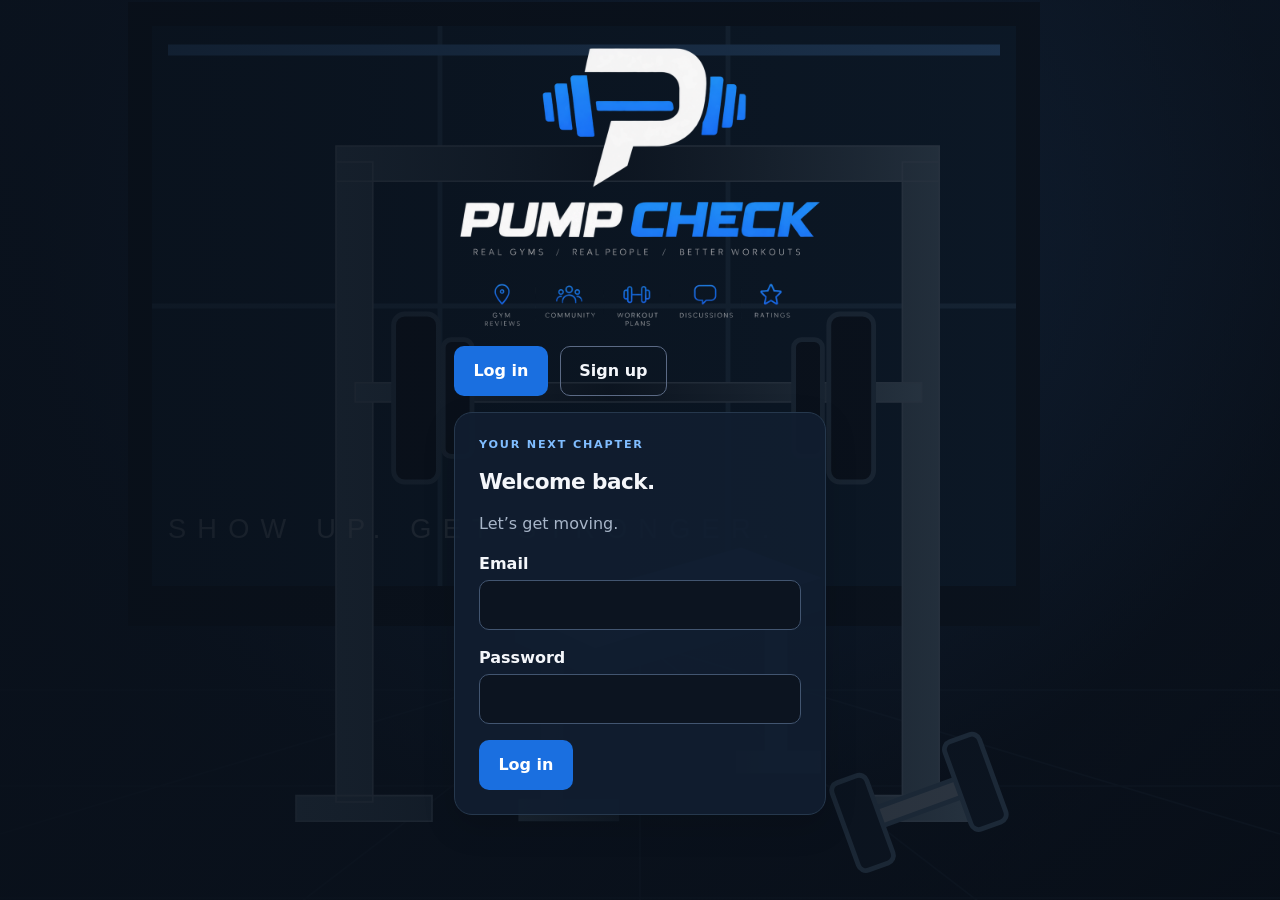
<file: frontend/index.html>
<!DOCTYPE html>
<html lang="en"><head><meta charset="UTF-8"><meta name="viewport" content="width=device-width, initial-scale=1">
<title>Home · Pump Check</title><link rel="stylesheet" href="css/styles.css?v=merged-5">
<link rel="icon" type="image/png" href="assets/favicon.png"></head>
<body><header id="navbar"></header><main id="main" class="container stack">
<div id="message" class="alert" hidden></div><section class="home-hero">
<div class="hero-copy"><p class="eyebrow">YOUR NEXT REP STARTS HERE</p>
<p id="welcome" class="hero-welcome">Welcome to Pump Check</p>
<h1>Small steps.<br>Stronger <span>you.</span></h1>
<p class="hero-description">Find your gym. Build your routine. Track the work.<br>Everything you need to keep moving forward.</p>
<div class="row hero-actions"><a class="btn" href="workouts.html">Log a workout <span aria-hidden="true">↗</span></a><a class="btn btn-secondary" href="gyms.html">Explore gyms</a></div>
<p class="hero-footnote"><span class="status-dot"></span> Your goals. Your pace.</p></div>
<div class="hero-visual"><img src="assets/training-room.svg?v=blue-2" alt="Illustration of a blue training room with a squat rack, blue bench, and dumbbell" width="800" height="700">
<div class="visual-tag"><span class="eyebrow">THE PLAN IS SIMPLE</span><strong>Show up for yourself.</strong></div></div>
</section>
<div class="section-heading"><div><p class="eyebrow">YOUR TRAINING TOOLKIT</p><h2>What are we working on?</h2></div><span class="muted">One place for your everyday progress.</span></div>
<div class="grid feature-grid"><a class="card feature-card" href="gyms.html"><div class="feature-top"><span class="feature-number">01</span><span class="feature-icon" aria-hidden="true">↗</span></div><h3>Find your space</h3><p>Explore gyms, check equipment, and hear from the community.</p><span class="feature-link">Let's go <span aria-hidden="true">↗</span></span></a><a class="card feature-card" href="workouts.html"><div class="feature-top"><span class="feature-number">02</span><span class="feature-icon" aria-hidden="true">＋</span></div><h3>Make every rep count</h3><p>Log your sets, reps, and weights. Keep showing up.</p><span class="feature-link">Let's go <span aria-hidden="true">↗</span></span></a><a class="card feature-card" href="plans.html"><div class="feature-top"><span class="feature-number">03</span><span class="feature-icon" aria-hidden="true">≡</span></div><h3>Train with a plan</h3><p>Build a routine that fits your goals and your gym.</p><span class="feature-link">Let's go <span aria-hidden="true">↗</span></span></a><a class="card feature-card" href="calories.html"><div class="feature-top"><span class="feature-number">04</span><span class="feature-icon" aria-hidden="true">◉</span></div><h3>Fuel your progress</h3><p>Find foods and keep your daily nutrition in view.</p><span class="feature-link">Let's go <span aria-hidden="true">↗</span></span></a><a class="card feature-card" href="community.html"><div class="feature-top"><span class="feature-number">05</span><span class="feature-icon" aria-hidden="true">↗</span></div><h3>Stronger together</h3><p>Discover workout plans and save your next favorite.</p><span class="feature-link">Let's go <span aria-hidden="true">↗</span></span></a><a class="card feature-card" href="account.html"><div class="feature-top"><span class="feature-number">06</span><span class="feature-icon" aria-hidden="true">⚙</span></div><h3>Make it yours</h3><p>Your profile, your settings, your fitness journey.</p><span class="feature-link">Let's go <span aria-hidden="true">↗</span></span></a></div><footer class="site-footer"><span>PUMP CHECK</span><span>Built for real people. One workout at a time.</span></footer></main>
<script type="module" src="js/home.js?v=merged-5"></script></body></html>
</file>
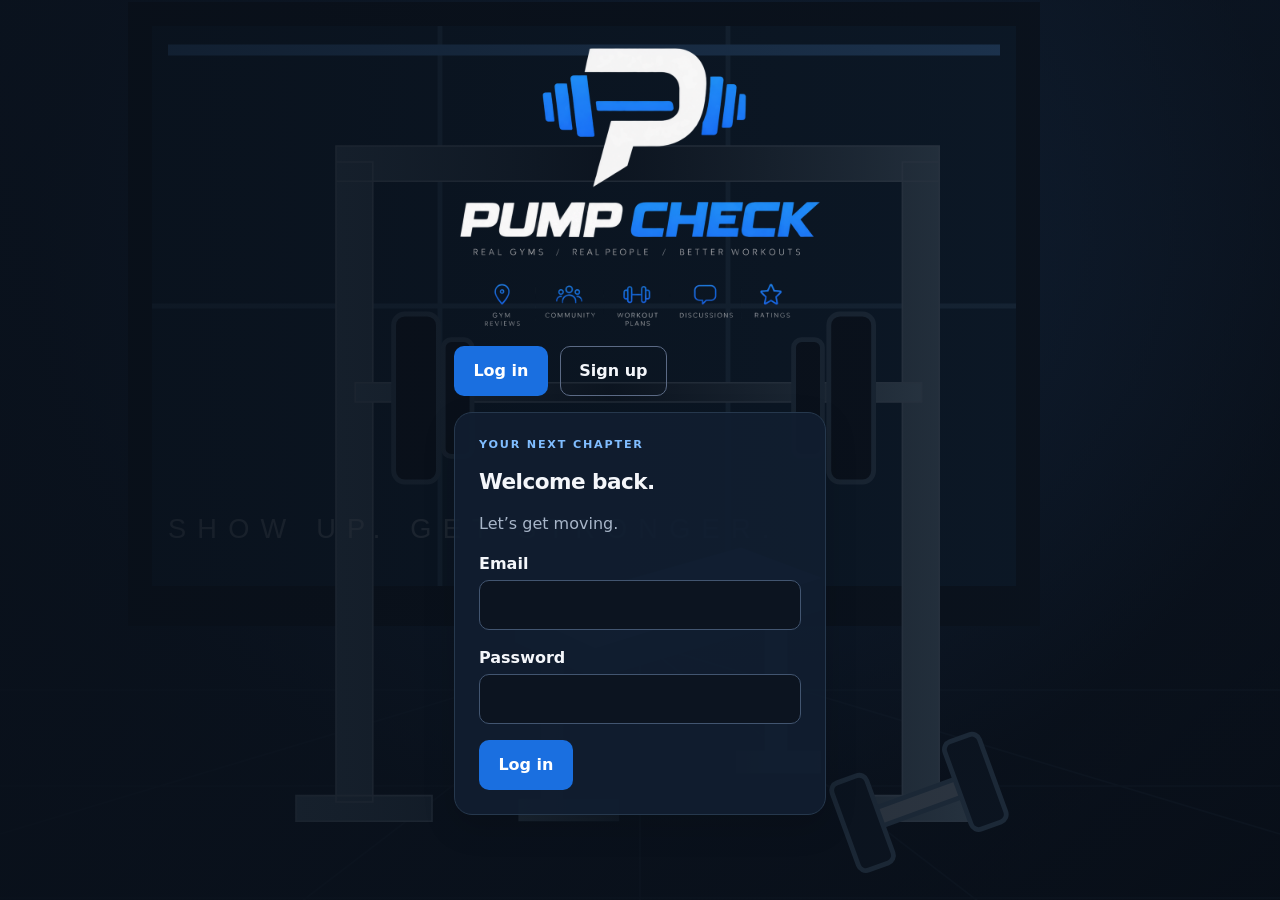
<file: frontend/account.html>
<!DOCTYPE html>
<html lang="en"><head><meta charset="UTF-8"><meta name="viewport" content="width=device-width, initial-scale=1">
<title>Account · Pump Check</title><link rel="stylesheet" href="css/styles.css?v=merged-5">
<link rel="icon" type="image/png" href="assets/favicon.png"></head>
<body class="page-account"><header id="navbar"></header><main id="main" class="container stack">
<div id="message" class="alert" hidden></div><section class="page-intro"><div><p class="eyebrow">YOUR OWN CORNER</p><h1>Account settings</h1><p class="intro-description">A few personal details. A space that feels like you.</p></div><img src="assets/account-art.svg" alt="" width="160" height="160"></section>
<section class="card"><h2>Profile</h2><p id="account-email" class="muted">Loading account…</p>
<form id="profile-form" class="stack">
<div><label for="username">Username</label><input id="username" required maxlength="50" autocomplete="username"></div>
<button class="btn" type="submit" id="save-profile" disabled>Save username</button></form></section>
<section class="card"><h2>Change password</h2>
<p class="hint">Use at least 8 characters. Your current password is required.</p>
<form id="password-form" class="stack">
<div><label for="current-password">Current password</label><input id="current-password" type="password" required maxlength="1024" autocomplete="current-password"></div>
<div><label for="new-password">New password</label><input id="new-password" type="password" required minlength="8" maxlength="1024" autocomplete="new-password"></div>
<div><label for="confirm-password">Confirm new password</label><input id="confirm-password" type="password" required minlength="8" maxlength="1024" autocomplete="new-password"></div>
<button class="btn" type="submit">Change password</button></form></section>
<section class="card"><h2>Feedback &amp; account deletion</h2><p>To request account deletion or share feedback, email <a href="mailto:mkjurks@gmail.com">mkjurks@gmail.com</a>.</p></section></main>
<script type="module" src="js/account.js?v=merged-5"></script></body></html>
</file>
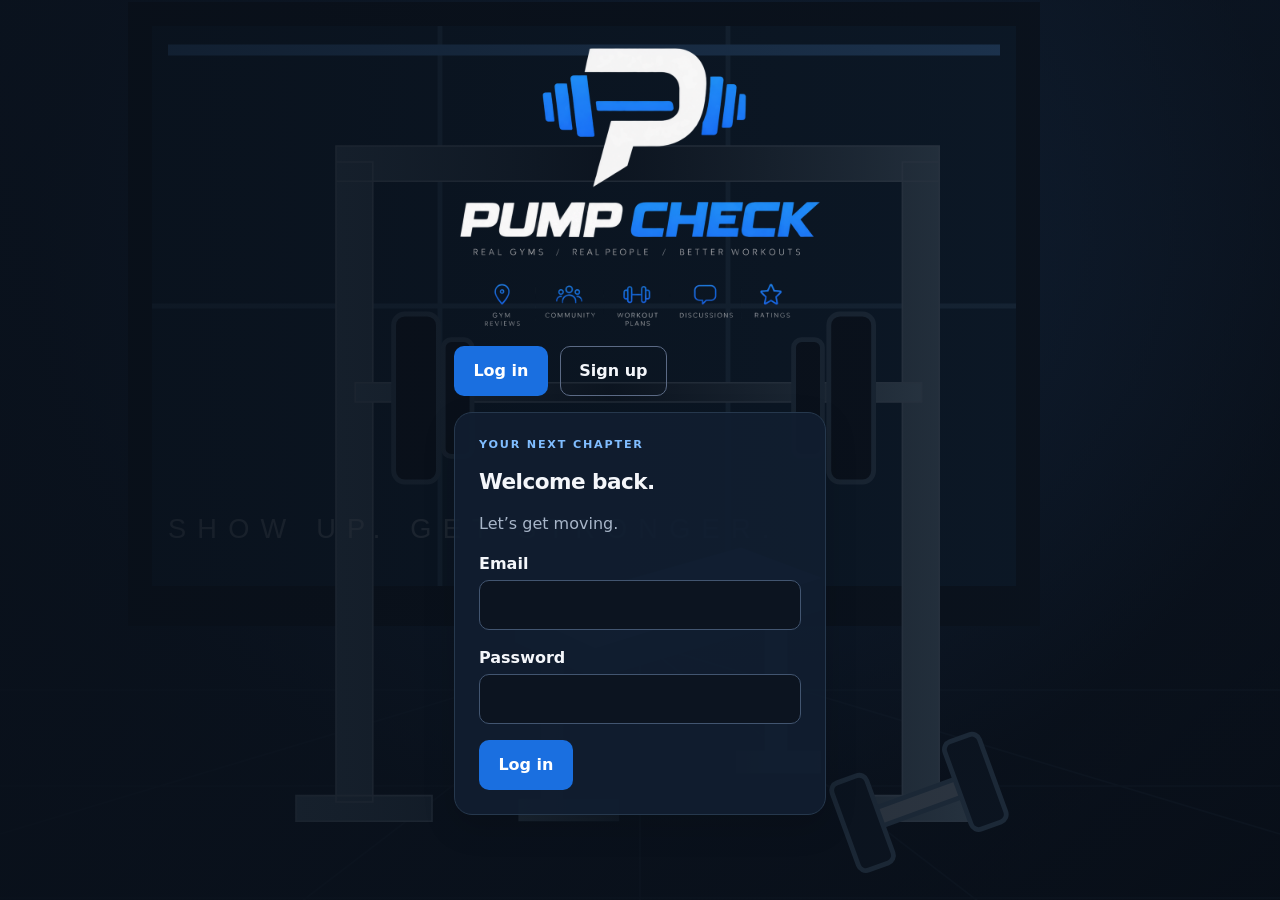
<file: frontend/calories.html>
<!DOCTYPE html>
<html lang="en">
<head>
  <meta charset="UTF-8">
  <meta name="viewport" content="width=device-width, initial-scale=1">
  <title>Calories · Pump Check</title>
  <link rel="stylesheet" href="css/styles.css?v=merged-5">
  <link rel="icon" type="image/png" href="assets/favicon.png">
</head>
<body class="page-calories">
  <header id="navbar"></header>

  <main id="main" class="container stack">
    <section class="page-intro"><div><p class="eyebrow">FUEL YOUR DAY</p><h1>Calorie tracker</h1><p class="intro-description">Keep your food and daily totals together, one meal at a time.</p></div><img src="assets/calories-art.svg" alt="" width="160" height="160"></section>

    <div id="message" class="alert" hidden></div>
    <div id="cache-banner" class="alert alert-error" role="status" hidden>
      Search temporarily unavailable; showing cached results only.
    </div>

    <section class="card" aria-labelledby="day-heading">
      <div class="row" style="justify-content: space-between;">
        <h2 id="day-heading">Daily log</h2>
        <div>
          <label for="log-date">Date</label>
          <input id="log-date" type="date">
        </div>
      </div>
      <p class="muted"><span class="total-label">DAILY TOTAL</span> <strong id="daily-total" style="color: var(--text);">0</strong> kcal</p>
      <p id="empty" class="muted empty-state" hidden>Nothing logged for this day.</p>
      <div class="table-wrap">
        <table id="entries-table" hidden>
          <thead>
            <tr>
              <th scope="col">Food</th>
              <th scope="col">Portion</th>
              <th scope="col">Calories</th>
              <th scope="col"><span class="visually-hidden">Actions</span></th>
            </tr>
          </thead>
          <tbody id="entries-body"></tbody>
        </table>
      </div>
    </section>

    <section class="card" aria-labelledby="add-heading">
      <h2 id="add-heading">Add food</h2>
      <form id="search-form" class="row" novalidate>
        <div class="grow">
          <label for="food-query">Search foods</label>
          <input id="food-query" type="search" autocomplete="off" aria-describedby="food-search-hint" maxlength="200" placeholder="e.g. chicken breast">
        </div>
        <button class="btn" type="submit">Search</button>
      </form>
      <p id="food-search-hint" class="hint">Type at least 3 letters for food suggestions.</p>
      <p id="search-status" class="hint" aria-live="polite"></p>
      <ul id="food-results" class="list"></ul>

      <form id="log-form" novalidate hidden style="margin-top: 1rem;">
        <h3 id="selected-food"></h3>
        <p id="selected-ref" class="hint"></p>
        <div class="row">
          <div>
            <label for="portion">Portion</label>
            <input id="portion" type="number" min="0" step="any" inputmode="decimal" required>
          </div>
          <div>
            <label for="portion-unit">Unit</label>
            <select id="portion-unit">
              <option value="g" selected>g</option>
              <option value="oz">oz</option>
              <option value="cup">cup</option>
              <option value="serving">serving</option>
            </select>
          </div>
          <button class="btn" type="submit">Log food</button>
          <button id="cancel-food" class="btn btn-secondary" type="button">Cancel</button>
        </div>
        <p class="hint">Cups and servings only work for foods that have a known gram weight. If you get an error, use g or oz.</p>
      </form>
    </section>
        <p class="muted small">
      Nutrition data: U.S. Department of Agriculture, Agricultural Research Service,
      <a href="https://fdc.nal.usda.gov/" target="_blank" rel="noopener">FoodData Central<span class="visually-hidden"> (opens in a new tab)</span></a>.
      Calorie values are estimates and not medical advice.
    </p>
  </main>

  <script type="module" src="js/calories.js?v=merged-5"></script>
</body>
</html>
</file>
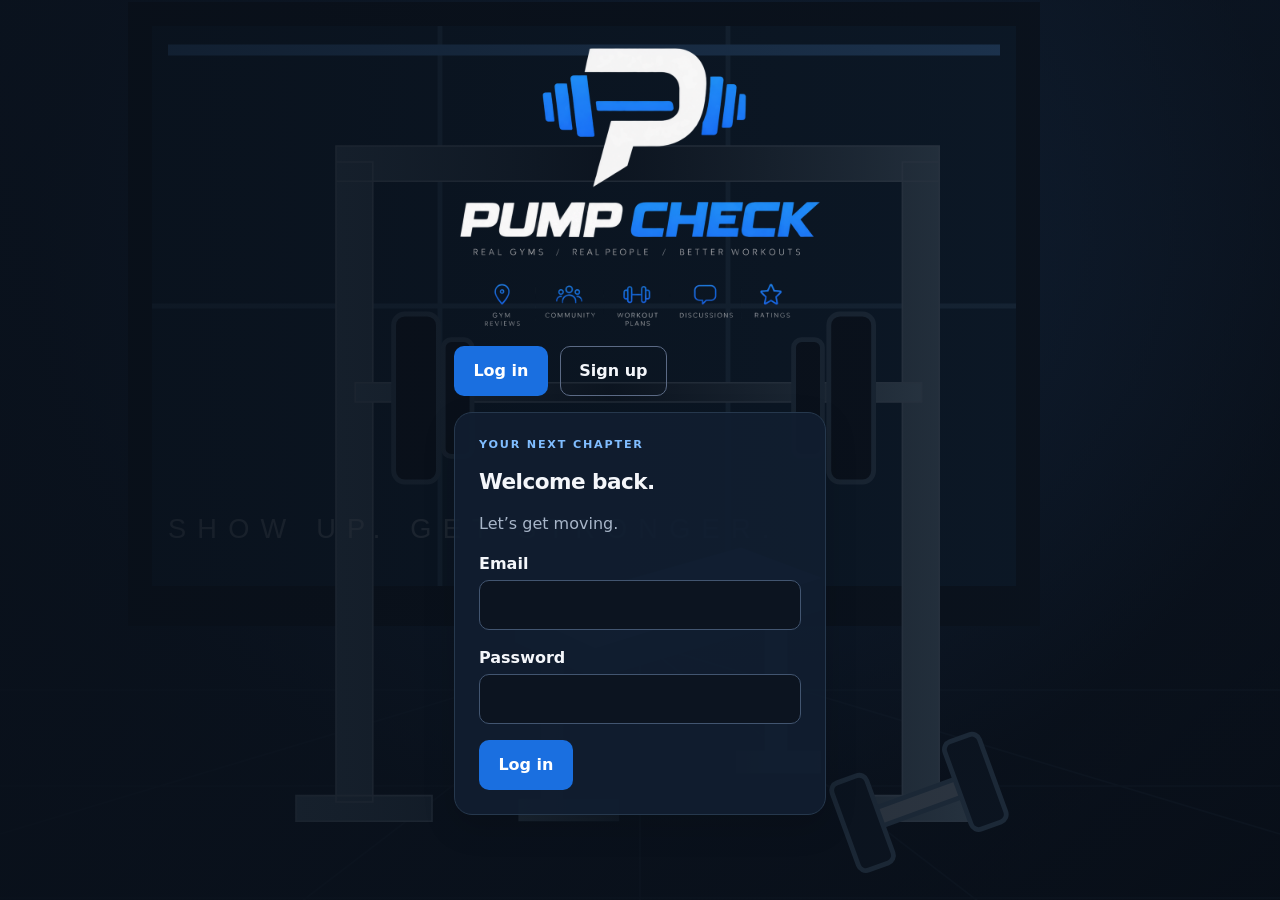
<file: frontend/community.html>
<!DOCTYPE html>
<html lang="en">
<head>
  <meta charset="UTF-8">
  <meta name="viewport" content="width=device-width, initial-scale=1">
  <title>Community plans · Pump Check</title>
  <link rel="stylesheet" href="css/styles.css?v=merged-5">
  <link rel="icon" type="image/png" href="assets/favicon.png">
</head>
<body class="page-community">
  <header id="navbar"></header>

  <main id="main" class="container stack">
    <section class="page-intro"><div><p class="eyebrow">TRAIN BETTER, TOGETHER</p><h1>Community plans</h1><p class="intro-description">Find inspiration, discover routines, and save plans worth trying.</p></div><img src="assets/community-art.svg" alt="" width="160" height="160"></section>

    <div class="row view-tabs" role="group" aria-label="Choose a view">
      <button id="tab-browse" class="btn" type="button" aria-pressed="true">Browse</button>
      <button id="tab-recommended" class="btn btn-secondary" type="button" aria-pressed="false">Recommendations</button>
      <button id="tab-saved" class="btn btn-secondary" type="button" aria-pressed="false">Saved plans</button>
    </div>

    <div id="message" class="alert" hidden></div>

    <p id="recommendation-hint" class="hint" hidden>Choose a goal or muscle group to find matching public plans and your own plans. Suggestions use these filters, not AI.</p>

    <form id="filter-form" class="card" novalidate>
      <div class="row">
        <div>
          <label for="goal">Goal</label>
          <select id="goal">
            <option value="">Any goal</option>
            <option value="muscle_gain">Muscle gain</option>
            <option value="strength">Strength</option>
            <option value="fat_loss">Fat loss</option>
            <option value="endurance">Endurance</option>
            <option value="general_fitness">General fitness</option>
          </select>
        </div>
        <div class="grow">
          <label for="muscle-group">Muscle group</label>
          <input id="muscle-group" type="text" maxlength="200" placeholder="e.g. legs, chest">
        </div>
        <button class="btn" type="submit">Filter</button>
        <button id="clear-filter" class="btn btn-secondary" type="button">Clear</button>
      </div>
    </form>

    <p id="empty" class="muted empty-state" hidden></p>
    <div id="plans" class="grid"></div>
    <div class="row" style="justify-content: center;">
      <button id="load-more" class="btn btn-secondary" type="button" hidden>Load more</button>
    </div>
    
  </main>

  <script type="module" src="js/community.js?v=merged-5"></script>
</body>
</html>
</file>
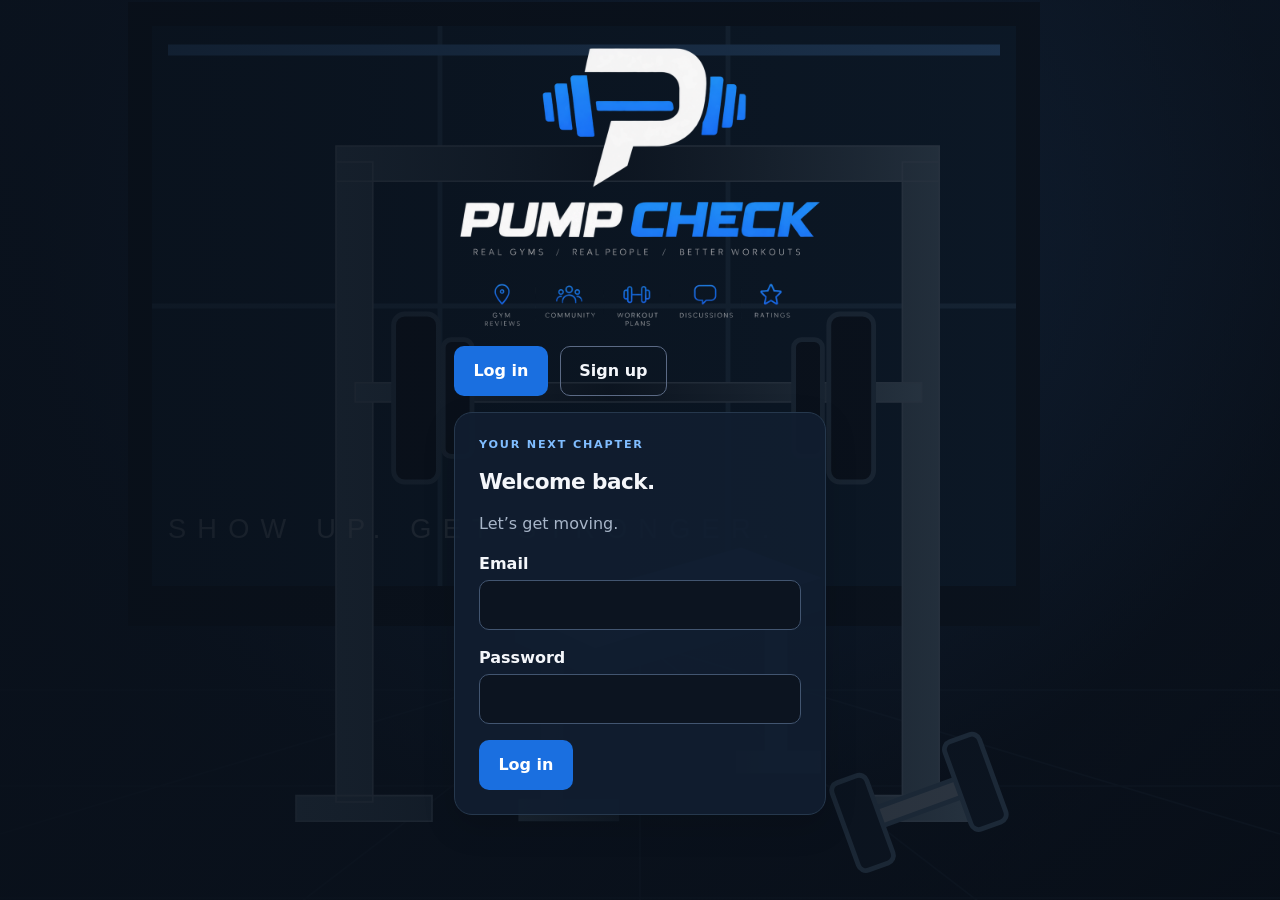
<file: frontend/gym-detail.html>
<!DOCTYPE html>
<html lang="en">
<head>
  <meta charset="UTF-8">
  <meta name="viewport" content="width=device-width, initial-scale=1">
  <title>Gym · Pump Check</title>
  <link rel="stylesheet" href="css/styles.css?v=merged-5">
  <link rel="icon" type="image/png" href="assets/favicon.png">
</head>
<body class="page-gym-detail">
  <header id="navbar"></header>

  <main id="main" class="container stack">
    <p><a href="gyms.html">← Back to search</a></p>

    <div id="message" class="alert" hidden></div>

    <section class="card gym-summary" aria-labelledby="gym-name"><p class="eyebrow">YOUR NEXT TRAINING SPOT</p><img src="assets/gyms-art.svg" alt="" width="120" height="120">
      <h1 id="gym-name">Loading…</h1>
      <p id="gym-address" class="muted"></p>
      <p id="gym-rating"></p>
    </section>

    <div class="grid">
      <section class="card" aria-labelledby="equipment-heading">
        <h2 id="equipment-heading">Equipment</h2>
        <ul id="equipment-list" class="list"></ul>
        <form id="equipment-form" class="stack">
          <h3>Add or update equipment</h3>
          <p class="hint">Use the same equipment name as your workout plan. An existing name updates its report.</p>
          <div><label for="equipment-name">Equipment name</label>
            <input id="equipment-name" maxlength="200" required placeholder="e.g. squat rack"></div>
          <div><label for="equipment-availability">Availability</label>
            <select id="equipment-availability"><option value="unconfirmed">Not confirmed</option><option value="available">Available</option><option value="unavailable">Unavailable</option></select></div>
          <div><label for="equipment-condition">Condition</label>
            <select id="equipment-condition" required><option value="">Choose condition</option><option value="good">Good</option><option value="fair">Fair</option><option value="worn">Worn</option><option value="broken">Broken</option></select></div>
          <button class="btn" type="submit">Save equipment report</button>
        </form>
      </section>
      <section class="card" aria-labelledby="busy-heading">
        <h2 id="busy-heading">Busy hours</h2>
        <ul id="busy-list" class="list"></ul>
      </section>
    </div>

    <section class="card" aria-labelledby="compatibility-heading">
      <h2 id="compatibility-heading">Will my plan work here?</h2>
      <p class="hint">Checks reported equipment. Missing reports mean unconfirmed, not necessarily unavailable.</p>
      <form id="compatibility-form" class="row">
        <div class="grow"><label for="compatibility-plan">Your workout plan</label>
          <select id="compatibility-plan" required><option value="">Loading plans…</option></select></div>
        <button class="btn" type="submit" id="check-plan" disabled>Check plan</button>
      </form>
      <p id="compatibility-status" role="status"></p>
      <ul id="compatibility-results" class="list"></ul>
      <p><a href="plans.html">Create or edit a workout plan</a></p>
    </section>

    <section class="card" aria-labelledby="write-heading">
      <form id="review-form" novalidate>
        <h2 id="write-heading">Write a review</h2>

        <fieldset class="rating-options">
          <legend>Rating</legend>
          <label><input type="radio" name="rating" value="1"> 1 ★</label>
          <label><input type="radio" name="rating" value="2"> 2 ★</label>
          <label><input type="radio" name="rating" value="3"> 3 ★</label>
          <label><input type="radio" name="rating" value="4"> 4 ★</label>
          <label><input type="radio" name="rating" value="5"> 5 ★</label>
        </fieldset>

        <div class="field">
          <label for="review-text">Your review (optional)</label>
          <textarea id="review-text" maxlength="1000"></textarea>
          <p id="char-count" class="hint" aria-live="polite">0 / 1000</p>
        </div>

        <div class="field">
          <label for="busy-hours">When is it busy? (optional)</label>
          <input id="busy-hours" type="text" maxlength="100" placeholder="e.g. 5pm-8pm on weekdays">
        </div>
          <div class="field">
          <label for="photo">Photo (optional)</label>
          <input id="photo" type="file" accept="image/jpeg,image/png">
          <p id="photo-status" class="hint" aria-live="polite">JPG or PNG. It is shrunk to under 500 KB before upload.</p>
          <img id="photo-preview" class="review-photo" alt="Preview of the photo you chose" hidden>
          <button id="photo-remove" class="btn btn-secondary btn-small" type="button" hidden style="margin-top: 0.5rem;">Remove photo</button>
        </div>
        <button class="btn" type="submit">Post review</button>
      </form>
    </section>

    <section aria-labelledby="reviews-heading" class="stack">
      <h2 id="reviews-heading">Reviews</h2>
      <p id="review-count" class="muted" aria-live="polite"></p>
      <div id="reviews" class="stack"></div>
      <button id="load-more" class="btn btn-secondary" type="button" hidden>Load more reviews</button>
    </section>
  </main>

  <dialog id="report-dialog" aria-labelledby="report-title">
    <form id="report-form" novalidate>
      <h2 id="report-title">Report this review</h2>
      <p class="muted small">Tell us why it is fake, spam, or inappropriate.</p>
      <div class="field">
        <label for="report-reason">Reason</label>
        <textarea id="report-reason" maxlength="1000"></textarea>
      </div>
      <p id="report-error" class="alert alert-error" role="alert" hidden></p>
      <div class="row">
        <button id="report-cancel" class="btn btn-secondary" type="button">Cancel</button>
        <button class="btn btn-danger" type="submit">Send report</button>
      </div>
    </form>
  </dialog>

  <script type="module" src="js/gym-detail.js?v=merged-5"></script>
</body>
</html>
</file>
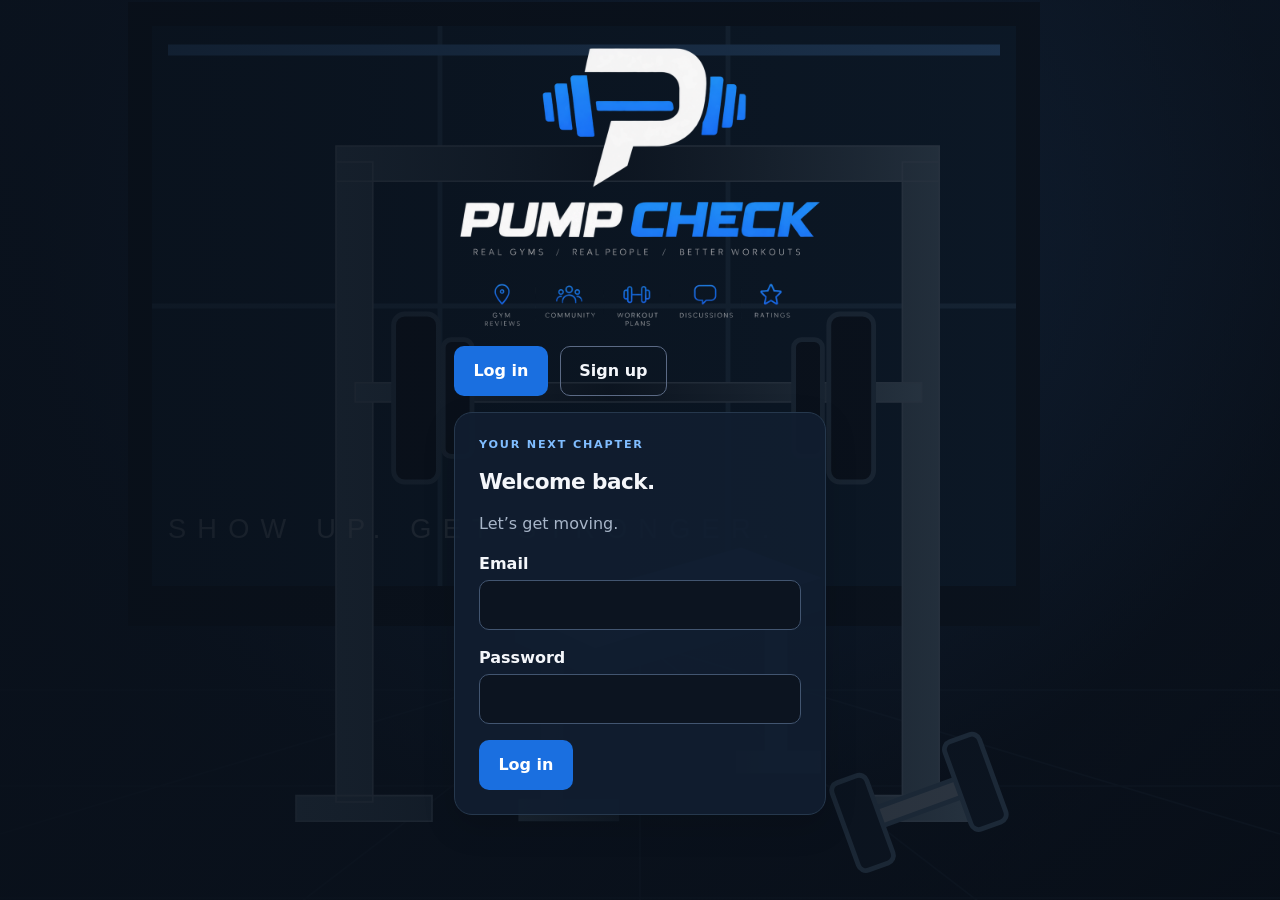
<file: frontend/gyms.html>
<!DOCTYPE html>
<html lang="en">
<head>
  <meta charset="UTF-8">
  <meta name="viewport" content="width=device-width, initial-scale=1">
  <title>Find a gym · Pump Check</title>
  <link rel="stylesheet" href="css/styles.css?v=merged-5">
  <link rel="icon" type="image/png" href="assets/favicon.png">
</head>
<body class="page-gyms">
  <header id="navbar"></header>

  <main id="main" class="container stack">
    <section class="page-intro"><div><p class="eyebrow">FIND YOUR SPACE</p><h1>Find a gym</h1><p class="intro-description">A great workout starts with the right place. Explore gyms and their equipment.</p></div><img src="assets/gyms-art.svg" alt="" width="160" height="160"></section>

    <div id="message" class="alert" hidden></div>

    <form id="search-form" class="card" novalidate>
      <h2>Where do you want to train?</h2><div class="row">
        <div class="grow">
          <label for="query">Gym name or location</label>
          <input id="query" type="search" maxlength="200" placeholder="e.g. San Jose or Planet Fitness">
        </div>
        <button class="btn" type="submit">Search</button>
      </div>

      <div class="row" style="margin-top: 1rem;">
        <div class="grow">
          <label for="equipment">Equipment (optional)</label>
          <input id="equipment" type="text" maxlength="200" placeholder="squat rack, leg press">
        </div>
        <div>
          <label for="radius">Distance</label>
          <select id="radius">
            <option value="8">5 miles</option>
            <option value="16" selected>10 miles</option>
            <option value="32">20 miles</option>
          </select>
        </div>
        <button id="near-me" class="btn btn-secondary" type="button">Use my location</button>
      </div>
      <p class="hint">Separate equipment with commas. Only gyms that have all of it are shown.</p>
      <p id="location-status" class="hint" aria-live="polite"></p>
    </form>

    <section aria-labelledby="results-heading">
      <h2 id="results-heading">Results</h2>
      <p id="result-count" class="muted" aria-live="polite"></p>
      <div id="results" class="grid"></div>
    </section>
  </main>

  <script type="module" src="js/gyms.js?v=merged-5"></script>
</body>
</html>
</file>
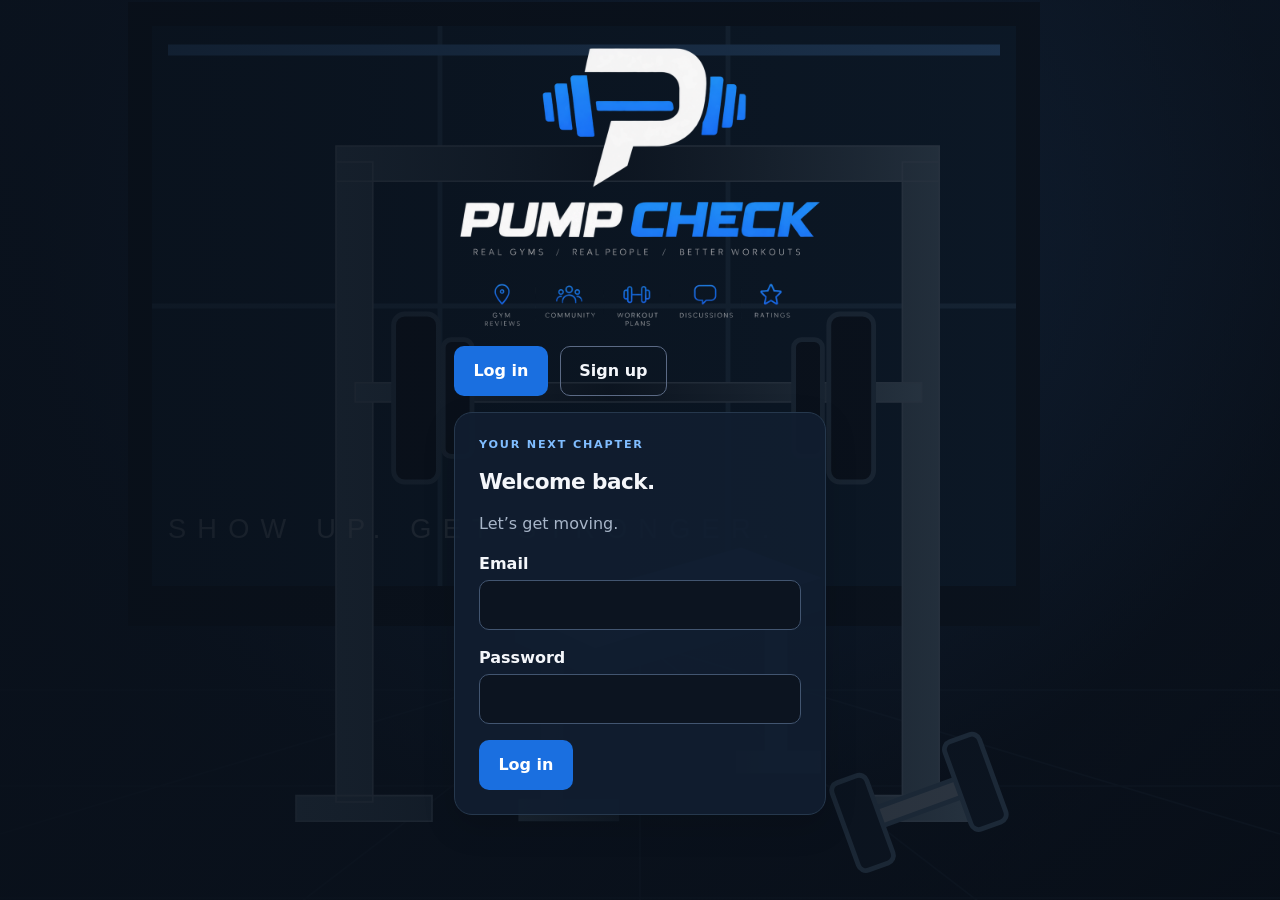
<file: frontend/login.html>
<!DOCTYPE html>
<html lang="en">
<head>
  <meta charset="UTF-8">
  <meta name="viewport" content="width=device-width, initial-scale=1">
  <title>Log in · Pump Check</title>
  <link rel="stylesheet" href="css/styles.css?v=merged-5">
  <link rel="icon" type="image/png" href="assets/favicon.png">
</head>
<body class="login-page">
  <main id="main" class="container" style="max-width: 420px;">
    <h1 class="visually-hidden">Pump Check</h1>
    <img class="logo-hero" src="assets/logo.png"
         alt="Pump Check: real gyms, real people, better workouts">

    <div class="row" role="group" aria-label="Choose log in or sign up">
      <button id="show-login" class="btn" type="button" aria-pressed="true">Log in</button>
      <button id="show-register" class="btn btn-secondary" type="button" aria-pressed="false">Sign up</button>
    </div>

    <div id="message" class="alert" hidden></div>

    <section class="card" style="margin-top: 1rem;">
      <form id="login-form" novalidate>
        <p class="eyebrow">YOUR NEXT CHAPTER</p><h2>Welcome back.</h2><p class="muted">Let’s get moving.</p>
        <div class="field">
          <label for="login-email">Email</label>
          <input id="login-email" type="email" autocomplete="email" required>
        </div>
        <div class="field">
          <label for="login-password">Password</label>
          <input id="login-password" type="password" autocomplete="current-password" required>
        </div>
        <button class="btn" type="submit">Log in</button>
      </form>

      <form id="register-form" novalidate hidden>
        <p class="eyebrow">LET’S GET STARTED</p><h2>Your journey starts here.</h2><p class="muted">A gym, a plan, and a little consistency.</p>
        <div class="field">
          <label for="register-email">Email</label>
          <input id="register-email" type="email" autocomplete="email" required>
        </div>
        <div class="field">
          <label for="register-username">Username</label>
          <input id="register-username" type="text" maxlength="50" autocomplete="username" required>
          <p class="hint">Up to 50 characters. Other users will see this on your reviews.</p>
        </div>
        <div class="field">
          <label for="register-password">Password</label>
          <input id="register-password" type="password" autocomplete="new-password" required>
          <p class="hint">At least 8 characters.</p>
        </div>
                <div class="field">
          <label style="display: flex; gap: 0.6rem; align-items: flex-start; font-weight: 400;">
            <input id="register-agree" type="checkbox" style="width: auto; margin-top: 0.3rem;">
            <span>I am 13 or older and agree to the
              <a href="terms.html" target="_blank" rel="noopener">Terms of Use<span class="visually-hidden"> (opens in a new tab)</span></a>
              and
              <a href="privacy.html" target="_blank" rel="noopener">Privacy Policy<span class="visually-hidden"> (opens in a new tab)</span></a>.
            </span>
          </label>
        </div>
        <button class="btn" type="submit">Sign up</button>
      </form>
    </section>
  </main>

  <script type="module" src="js/login.js?v=merged-5"></script>
</body>
</html>
</file>
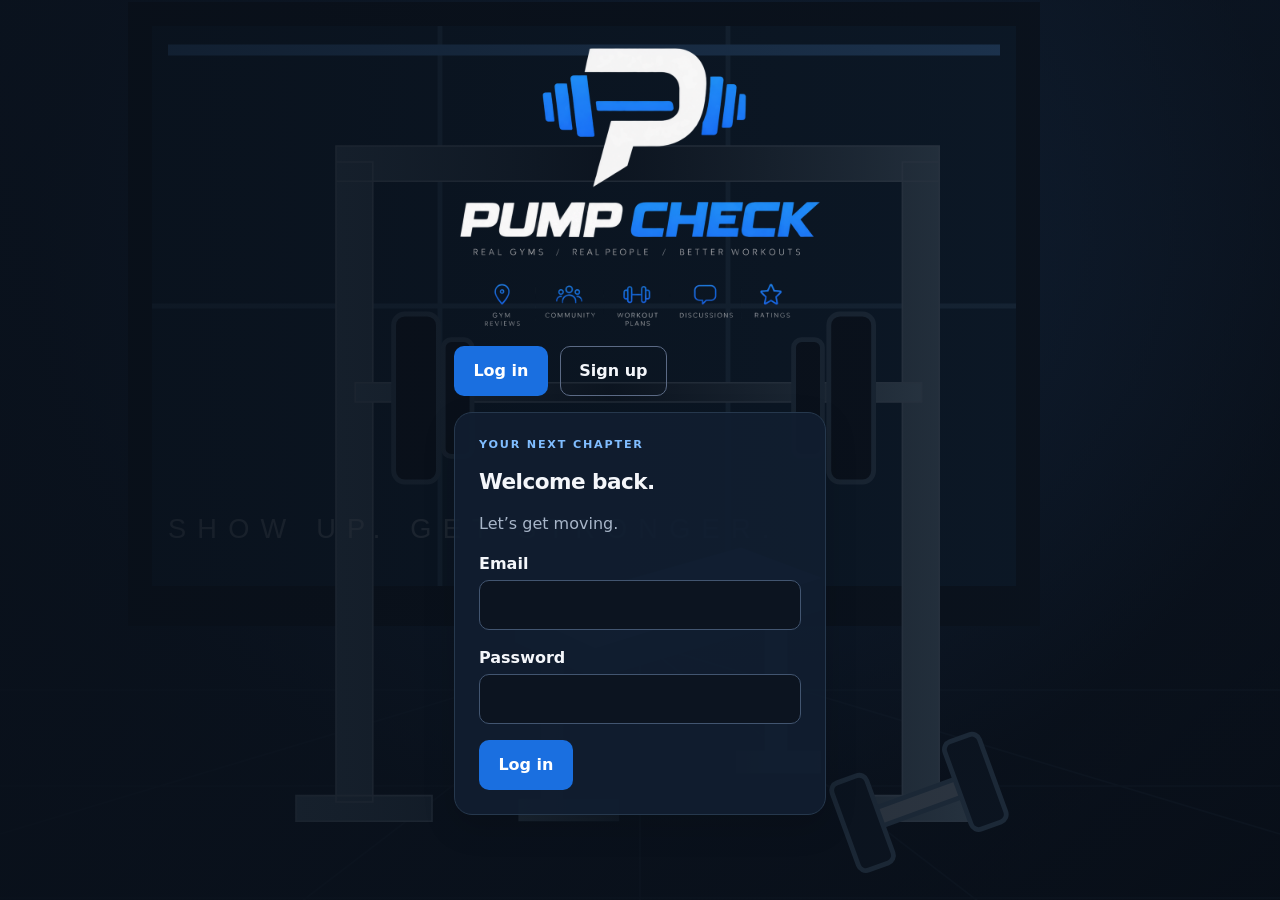
<file: frontend/plans.html>
<!DOCTYPE html>
<html lang="en">
<head>
  <meta charset="UTF-8">
  <meta name="viewport" content="width=device-width, initial-scale=1">
  <title>My plans · Pump Check</title>
  <link rel="stylesheet" href="css/styles.css?v=merged-5">
  <link rel="icon" type="image/png" href="assets/favicon.png">
</head>
<body class="page-plans">
  <header id="navbar"></header>

  <main id="main" class="container stack">
    <section class="page-intro"><div><p class="eyebrow">BUILD YOUR ROUTINE</p><h1>My plans</h1><p class="intro-description">Give your next workout a little direction. Your goals, your plan.</p></div><img src="assets/plans-art.svg" alt="" width="160" height="160"></section><div class="page-toolbar"><span class="muted">Your routines, ready when you are.</span><button id="new-plan" class="btn" type="button">＋ New plan</button></div>

    <div id="message" class="alert" hidden></div>

    <form id="plan-form" class="card" novalidate hidden>
      <h2 id="form-title">New plan</h2>
      <div class="row">
        <div class="grow">
          <label for="plan-name">Plan name</label>
          <input id="plan-name" type="text" maxlength="200" placeholder="e.g. Push Day" required>
        </div>
        <div>
          <label for="plan-goal">Goal</label>
          <select id="plan-goal">
            <option value="">No goal</option>
            <option value="muscle_gain">Muscle gain</option>
            <option value="strength">Strength</option>
            <option value="fat_loss">Fat loss</option>
            <option value="endurance">Endurance</option>
            <option value="general_fitness">General fitness</option>
          </select>
        </div>
      </div>
      <div class="field" style="margin-top: 1rem;">
        <label><input id="plan-public" type="checkbox" style="width: auto;"> Share this plan with the community</label>
        <p class="hint">Private plans are only visible to you.</p>
      </div>

      <h3>Exercises</h3>
      <p class="hint">Equipment names must match what gyms list (lowercase, e.g. barbell, bench, squat rack). Separate with commas.</p>
      <div id="exercise-rows" class="stack"></div>
      <div class="row" style="margin-top: 1rem;">
        <button id="add-exercise" class="btn btn-secondary" type="button">Add exercise</button>
        <button class="btn" type="submit">Save plan</button>
        <button id="cancel-form" class="btn btn-secondary" type="button">Cancel</button>
      </div>
    </form>

    <p id="empty" class="muted empty-state" hidden>You have no plans yet. Click "New plan" to create one.</p>
    <div id="plans" class="grid"></div>
    
  </main>

  <script type="module" src="js/plans.js?v=merged-5"></script>
</body>
</html>
</file>
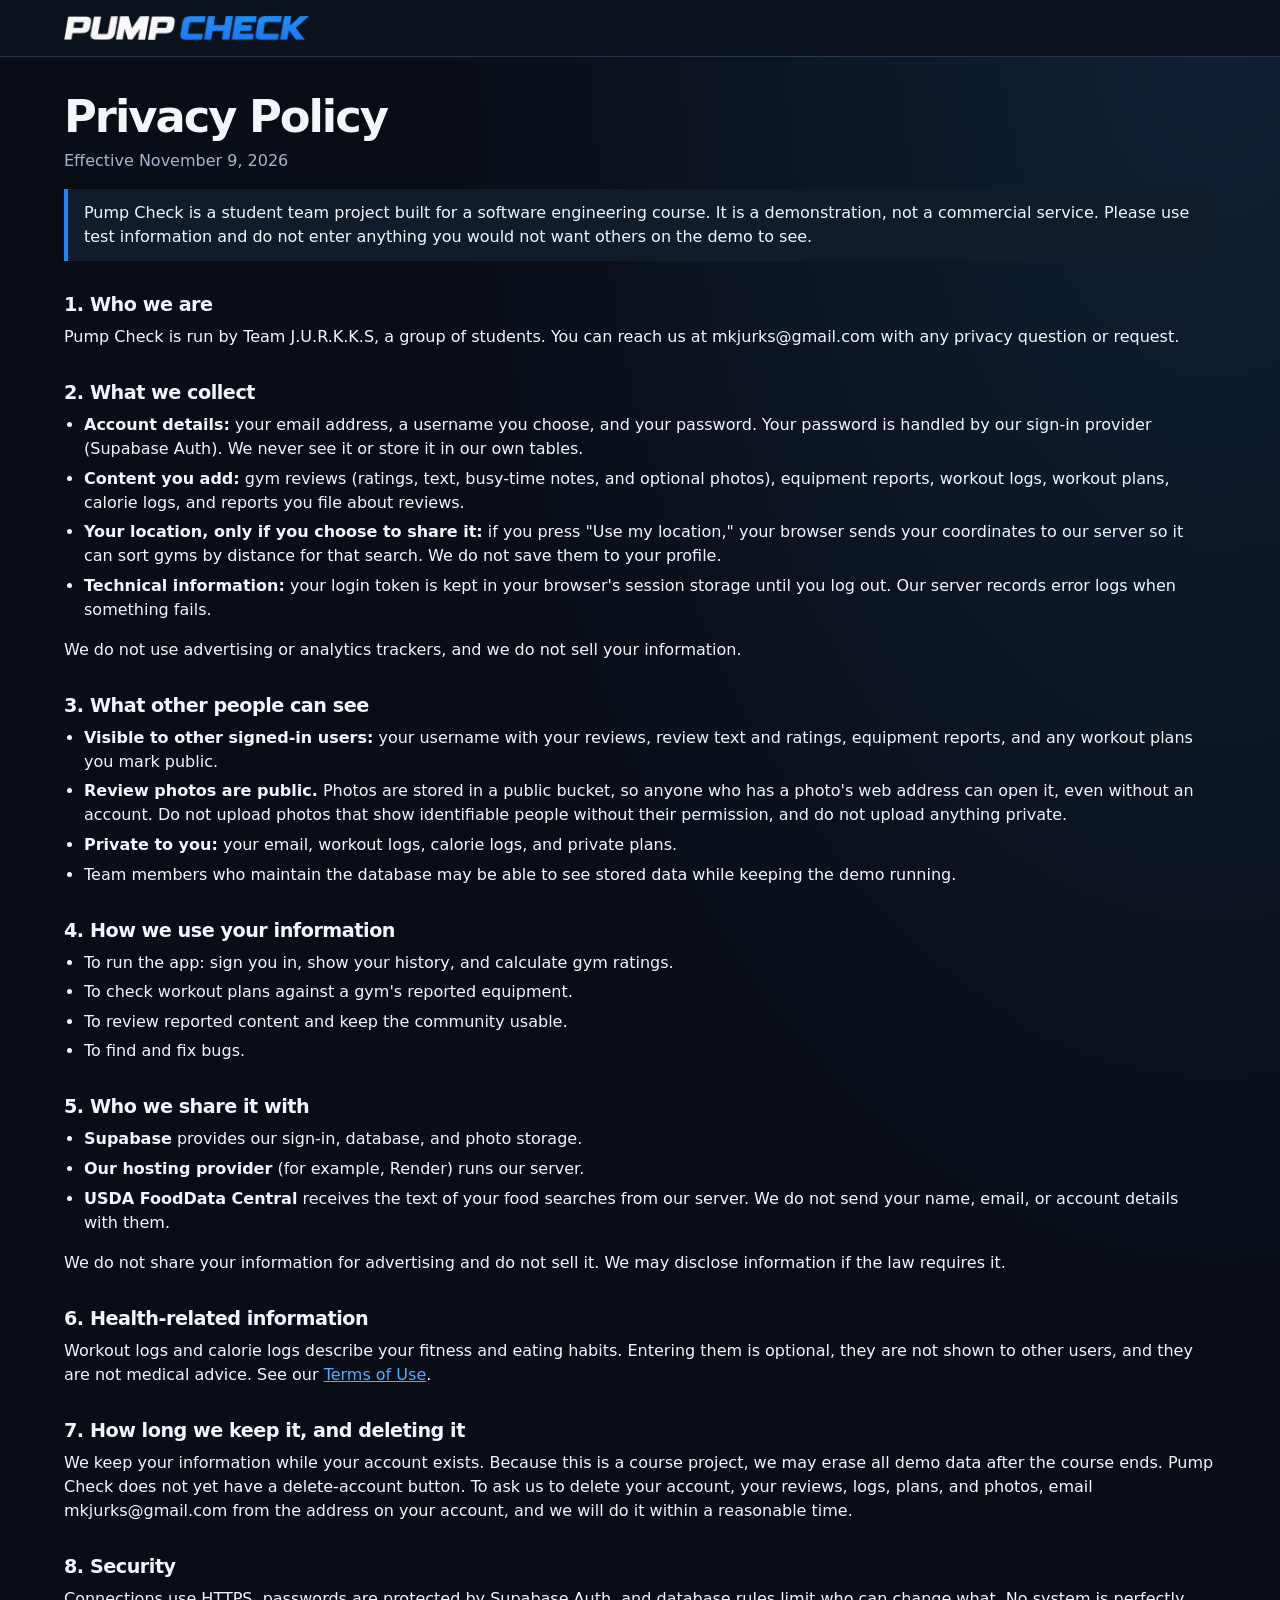
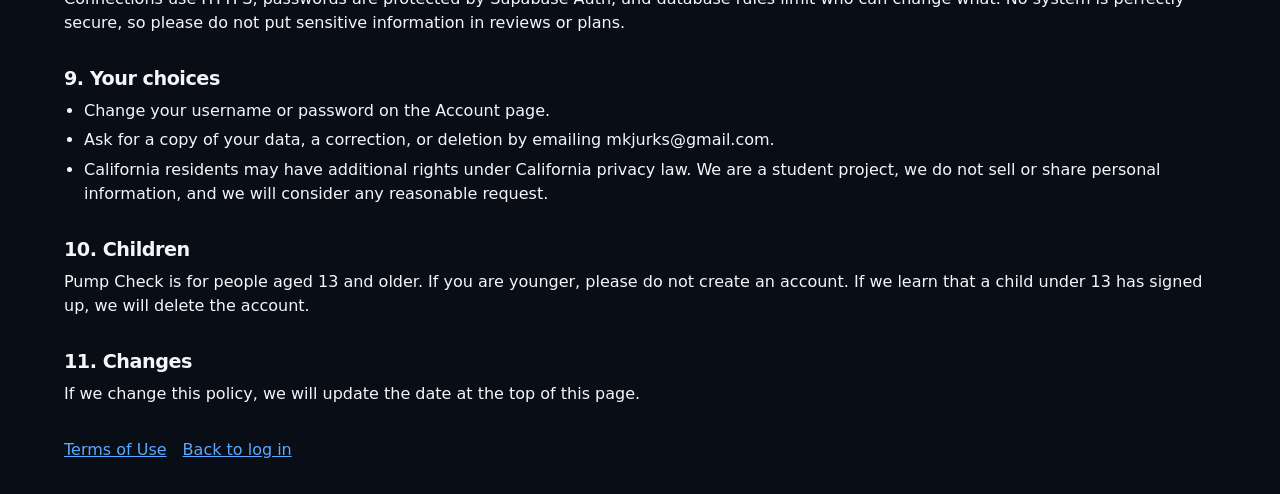
<file: frontend/privacy.html>
<!DOCTYPE html>
<html lang="en">
<head>
  <meta charset="UTF-8">
  <meta name="viewport" content="width=device-width, initial-scale=1">
  <title>Privacy Policy · Pump Check</title>
  <link rel="stylesheet" href="css/styles.css">
  <link rel="stylesheet" href="css/legal.css">
  <link rel="icon" type="image/png" href="assets/favicon.png">
</head>
<body>
  <header class="navbar">
    <div class="container">
      <a class="brand" href="login.html" aria-label="Pump Check home">
        <img src="assets/logo-wordmark.png" alt="Pump Check">
      </a>
    </div>
  </header>

  <main id="main" class="container legal">
    <h1>Privacy Policy</h1>
    <p class="muted">Effective November 9, 2026</p>

    <p class="notice">Pump Check is a student team project built for a software engineering course. It is a demonstration, not a commercial service. Please use test information and do not enter anything you would not want others on the demo to see.</p>

    <h2>1. Who we are</h2>
    <p>Pump Check is run by Team J.U.R.K.K.S, a group of students. You can reach us at mkjurks@gmail.com with any privacy question or request.</p>

    <h2>2. What we collect</h2>
    <ul>
      <li><strong>Account details:</strong> your email address, a username you choose, and your password. Your password is handled by our sign-in provider (Supabase Auth). We never see it or store it in our own tables.</li>
      <li><strong>Content you add:</strong> gym reviews (ratings, text, busy-time notes, and optional photos), equipment reports, workout logs, workout plans, calorie logs, and reports you file about reviews.</li>
      <li><strong>Your location, only if you choose to share it:</strong> if you press "Use my location," your browser sends your coordinates to our server so it can sort gyms by distance for that search. We do not save them to your profile.</li>
      <li><strong>Technical information:</strong> your login token is kept in your browser's session storage until you log out. Our server records error logs when something fails.</li>
    </ul>
    <p>We do not use advertising or analytics trackers, and we do not sell your information.</p>

    <h2>3. What other people can see</h2>
    <ul>
      <li><strong>Visible to other signed-in users:</strong> your username with your reviews, review text and ratings, equipment reports, and any workout plans you mark public.</li>
      <li><strong>Review photos are public.</strong> Photos are stored in a public bucket, so anyone who has a photo's web address can open it, even without an account. Do not upload photos that show identifiable people without their permission, and do not upload anything private.</li>
      <li><strong>Private to you:</strong> your email, workout logs, calorie logs, and private plans.</li>
      <li>Team members who maintain the database may be able to see stored data while keeping the demo running.</li>
    </ul>

    <h2>4. How we use your information</h2>
    <ul>
      <li>To run the app: sign you in, show your history, and calculate gym ratings.</li>
      <li>To check workout plans against a gym's reported equipment.</li>
      <li>To review reported content and keep the community usable.</li>
      <li>To find and fix bugs.</li>
    </ul>

    <h2>5. Who we share it with</h2>
    <ul>
      <li><strong>Supabase</strong> provides our sign-in, database, and photo storage.</li>
      <li><strong>Our hosting provider</strong> (for example, Render) runs our server.</li>
      <li><strong>USDA FoodData Central</strong> receives the text of your food searches from our server. We do not send your name, email, or account details with them.</li>
    </ul>
    <p>We do not share your information for advertising and do not sell it. We may disclose information if the law requires it.</p>

    <h2>6. Health-related information</h2>
    <p>Workout logs and calorie logs describe your fitness and eating habits. Entering them is optional, they are not shown to other users, and they are not medical advice. See our <a href="terms.html">Terms of Use</a>.</p>

    <h2>7. How long we keep it, and deleting it</h2>
    <p>We keep your information while your account exists. Because this is a course project, we may erase all demo data after the course ends. Pump Check does not yet have a delete-account button. To ask us to delete your account, your reviews, logs, plans, and photos, email mkjurks@gmail.com from the address on your account, and we will do it within a reasonable time.</p>

    <h2>8. Security</h2>
    <p>Connections use HTTPS, passwords are protected by Supabase Auth, and database rules limit who can change what. No system is perfectly secure, so please do not put sensitive information in reviews or plans.</p>

    <h2>9. Your choices</h2>
    <ul>
      <li>Change your username or password on the Account page.</li>
      <li>Ask for a copy of your data, a correction, or deletion by emailing mkjurks@gmail.com.</li>
      <li>California residents may have additional rights under California privacy law. We are a student project, we do not sell or share personal information, and we will consider any reasonable request.</li>
    </ul>

    <h2>10. Children</h2>
    <p>Pump Check is for people aged 13 and older. If you are younger, please do not create an account. If we learn that a child under 13 has signed up, we will delete the account.</p>

    <h2>11. Changes</h2>
    <p>If we change this policy, we will update the date at the top of this page.</p>

    <nav class="legal-nav" aria-label="Legal pages">
      <a href="terms.html">Terms of Use</a>
      <a href="login.html">Back to log in</a>
    </nav>
  </main>
</body>
</html>
</file>
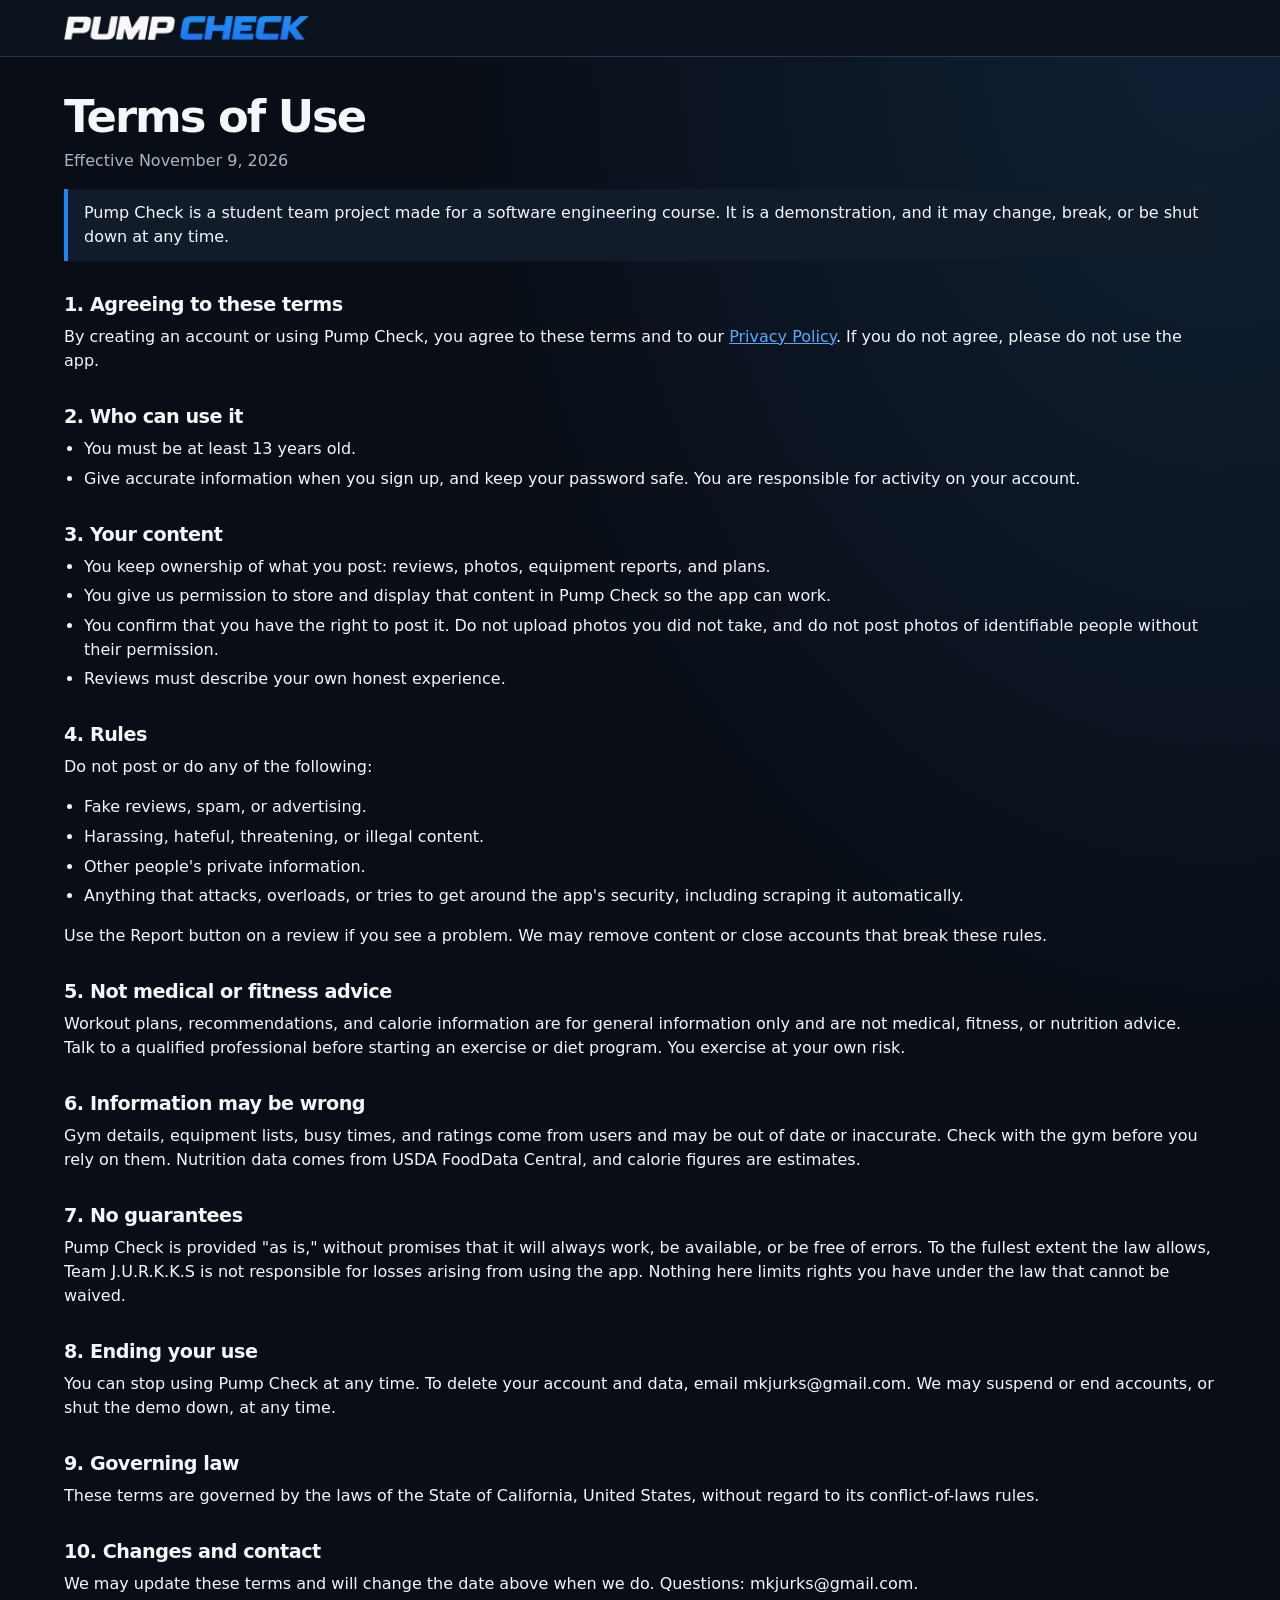
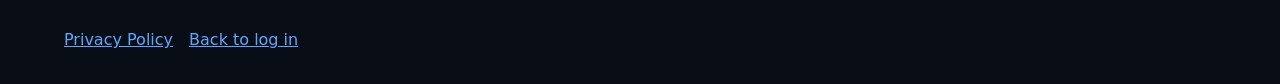
<file: frontend/terms.html>
<!DOCTYPE html>
<html lang="en">
<head>
  <meta charset="UTF-8">
  <meta name="viewport" content="width=device-width, initial-scale=1">
  <title>Terms of Use · Pump Check</title>
  <link rel="stylesheet" href="css/styles.css">
  <link rel="stylesheet" href="css/legal.css">
  <link rel="icon" type="image/png" href="assets/favicon.png">
</head>
<body>
  <header class="navbar">
    <div class="container">
      <a class="brand" href="login.html" aria-label="Pump Check home">
        <img src="assets/logo-wordmark.png" alt="Pump Check">
      </a>
    </div>
  </header>

  <main id="main" class="container legal">
    <h1>Terms of Use</h1>
    <p class="muted">Effective November 9, 2026</p>

    <p class="notice">Pump Check is a student team project made for a software engineering course. It is a demonstration, and it may change, break, or be shut down at any time.</p>

    <h2>1. Agreeing to these terms</h2>
    <p>By creating an account or using Pump Check, you agree to these terms and to our <a href="privacy.html">Privacy Policy</a>. If you do not agree, please do not use the app.</p>

    <h2>2. Who can use it</h2>
    <ul>
      <li>You must be at least 13 years old.</li>
      <li>Give accurate information when you sign up, and keep your password safe. You are responsible for activity on your account.</li>
    </ul>

    <h2>3. Your content</h2>
    <ul>
      <li>You keep ownership of what you post: reviews, photos, equipment reports, and plans.</li>
      <li>You give us permission to store and display that content in Pump Check so the app can work.</li>
      <li>You confirm that you have the right to post it. Do not upload photos you did not take, and do not post photos of identifiable people without their permission.</li>
      <li>Reviews must describe your own honest experience.</li>
    </ul>

    <h2>4. Rules</h2>
    <p>Do not post or do any of the following:</p>
    <ul>
      <li>Fake reviews, spam, or advertising.</li>
      <li>Harassing, hateful, threatening, or illegal content.</li>
      <li>Other people's private information.</li>
      <li>Anything that attacks, overloads, or tries to get around the app's security, including scraping it automatically.</li>
    </ul>
    <p>Use the Report button on a review if you see a problem. We may remove content or close accounts that break these rules.</p>

    <h2>5. Not medical or fitness advice</h2>
    <p>Workout plans, recommendations, and calorie information are for general information only and are not medical, fitness, or nutrition advice. Talk to a qualified professional before starting an exercise or diet program. You exercise at your own risk.</p>

    <h2>6. Information may be wrong</h2>
    <p>Gym details, equipment lists, busy times, and ratings come from users and may be out of date or inaccurate. Check with the gym before you rely on them. Nutrition data comes from USDA FoodData Central, and calorie figures are estimates.</p>

    <h2>7. No guarantees</h2>
    <p>Pump Check is provided "as is," without promises that it will always work, be available, or be free of errors. To the fullest extent the law allows, Team J.U.R.K.K.S is not responsible for losses arising from using the app. Nothing here limits rights you have under the law that cannot be waived.</p>

    <h2>8. Ending your use</h2>
    <p>You can stop using Pump Check at any time. To delete your account and data, email mkjurks@gmail.com. We may suspend or end accounts, or shut the demo down, at any time.</p>

    <h2>9. Governing law</h2>
    <p>These terms are governed by the laws of the State of California, United States, without regard to its conflict-of-laws rules.</p>

    <h2>10. Changes and contact</h2>
    <p>We may update these terms and will change the date above when we do. Questions: mkjurks@gmail.com.</p>

    <nav class="legal-nav" aria-label="Legal pages">
      <a href="privacy.html">Privacy Policy</a>
      <a href="login.html">Back to log in</a>
    </nav>
  </main>
</body>
</html>
</file>
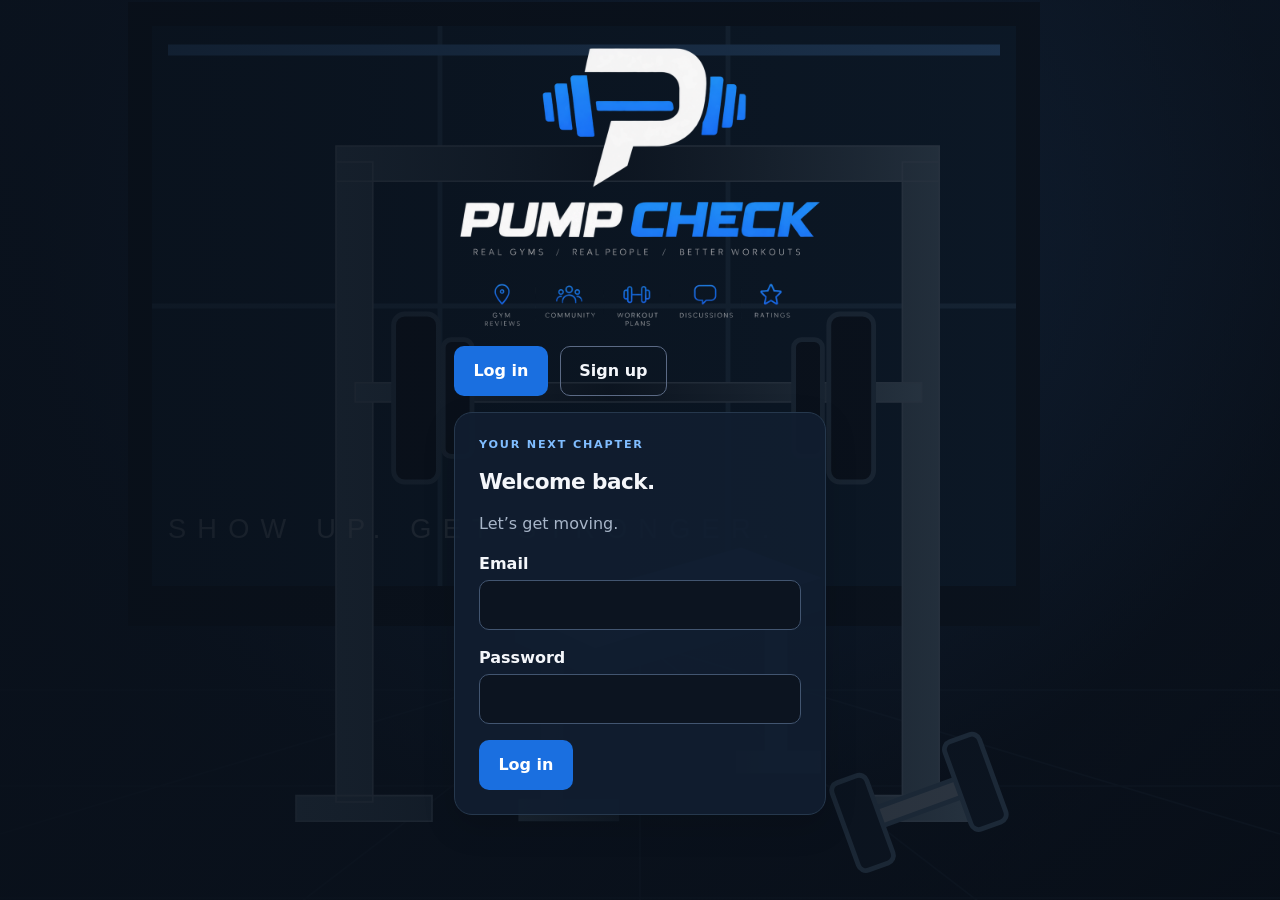
<file: frontend/workouts.html>
<!DOCTYPE html>
<html lang="en">
<head>
  <meta charset="UTF-8">
  <meta name="viewport" content="width=device-width, initial-scale=1">
  <title>Workout log · Pump Check</title>
  <link rel="stylesheet" href="css/styles.css?v=merged-5">
  <link rel="icon" type="image/png" href="assets/favicon.png">
</head>
<body class="page-workouts">
  <header id="navbar"></header>

  <main id="main" class="container stack">
    <section class="page-intro"><div><p class="eyebrow">ONE REP AT A TIME</p><h1>Workout log</h1><p class="intro-description">Track the work you put in. Every set is a step forward.</p></div><img src="assets/workouts-art.svg" alt="" width="160" height="160"></section>

    <div id="message" class="alert" hidden></div>

    <form id="log-form" class="card" novalidate>
      <h2>Log a workout</h2>
      <div class="row">
        <div class="grow">
          <label for="exercise">Exercise</label>
          <input id="exercise" type="text" maxlength="100" placeholder="e.g. Bench Press" required>
        </div>
        <div>
          <label for="sets">Sets</label>
          <input id="sets" type="number" min="1" step="1" inputmode="numeric" required>
        </div>
        <div>
          <label for="reps">Reps</label>
          <input id="reps" type="number" min="1" step="1" inputmode="numeric" required>
        </div>
      </div>
      <div class="row" style="margin-top: 1rem;">
        <div>
          <label for="weight">Weight</label>
          <input id="weight" type="number" min="0" step="any" inputmode="decimal" required>
        </div>
        <div>
          <label for="weight-unit">Unit</label>
          <select id="weight-unit">
            <option value="lb" selected>lb</option>
            <option value="kg">kg</option>
          </select>
        </div>
        <div>
          <label for="log-date">Date</label>
          <input id="log-date" type="date" required>
        </div>
        <button class="btn" type="submit">Add to log</button>
      </div>
    </form>

    <section class="card" aria-labelledby="history-heading">
      <h2 id="history-heading">History</h2>
      <form id="filter-form" class="row" novalidate>
        <div>
          <label for="from">From</label>
          <input id="from" type="date">
        </div>
        <div>
          <label for="to">To</label>
          <input id="to" type="date">
        </div>
        <button class="btn btn-secondary" type="submit">Filter</button>
        <button id="clear-filter" class="btn btn-secondary" type="button">Clear</button>
      </form>

      <p id="empty" class="muted empty-state" hidden style="margin-top: 1rem;">No workouts logged yet.</p>
      <div class="table-wrap" style="margin-top: 1rem;">
        <table id="log-table" hidden>
          <thead>
            <tr>
              <th scope="col">Date</th>
              <th scope="col">Exercise</th>
              <th scope="col">Sets × Reps</th>
              <th scope="col">Weight</th>
              <th scope="col"><span class="visually-hidden">Actions</span></th>
            </tr>
          </thead>
          <tbody id="log-body"></tbody>
        </table>
      </div>
    </section>
    
  </main>

  <script type="module" src="js/workouts.js?v=merged-5"></script>
</body>
</html>
</file>
<file: frontend/css/styles.css>
:root {
  color-scheme: dark;
  --bg: #0b0f17;
  --surface: #121826;
  --surface-2: #1a2233;
  --text: #f4f6fa;
  --muted: #9aa6bd;
  --border: #2a3550;
  --input-border: #5b6a85;
  --accent: #1f83fc;        /* logo blue: borders, highlights */
  --primary: #1a6fe0;       /* buttons: slightly deeper so white text stays readable */
  --primary-dark: #1560c4;
  --link: #5aa9ff;
  --danger: #d92d20;
  --danger-text: #ffb4ab;
  --danger-bg: #3a1714;
  --danger-border: #7a2a24;
  --success-text: #7ee2a8;
  --success-bg: #0f2e22;
  --success-border: #1f6b4a;
  --star: #fbbf24;
  --radius: 12px;
  --shadow: 0 4px 14px rgba(0, 0, 0, 0.35);
  --font: system-ui, -apple-system, "Segoe UI", Roboto, Arial, sans-serif;
}

*, *::before, *::after { box-sizing: border-box; }

body {
  margin: 0;
  min-height: 100vh;
  font-family: var(--font);
  font-size: 16px;
  line-height: 1.5;
  color: var(--text);
  background: radial-gradient(900px 420px at 50% -120px, rgba(31, 131, 252, 0.2), transparent), var(--bg);
}

h1, h2, h3 { line-height: 1.25; margin: 0 0 0.5rem; font-weight: 800; }
h1 { font-size: 1.75rem; }
h2 { font-size: 1.35rem; }
h3 { font-size: 1.1rem; }
p { margin: 0 0 1rem; }
a { color: var(--link); }

/* Keyboard focus must always be visible */
:focus-visible { outline: 3px solid #7cc0ff; outline-offset: 2px; }

.skip-link {
  position: absolute; left: -999px; top: 0;
  background: var(--primary); color: #fff; padding: 0.5rem 1rem;
}
.skip-link:focus { left: 0; z-index: 100; }

.visually-hidden {
  position: absolute; width: 1px; height: 1px; overflow: hidden;
  clip: rect(0 0 0 0); white-space: nowrap;
}

/* Layout */
.container { max-width: 960px; margin: 0 auto; padding: 1.5rem 1rem; }
.stack > * + * { margin-top: 1rem; }
.row { display: flex; flex-wrap: wrap; gap: 0.75rem; align-items: flex-end; }
.row > .grow { flex: 1 1 200px; }
.grid { display: grid; gap: 1rem; grid-template-columns: repeat(auto-fill, minmax(260px, 1fr)); }

/* Logo */
.logo-hero { display: block; width: 100%; max-width: 360px; height: auto; margin: 0 auto 1.25rem; }

/* Navbar */
.navbar { background: var(--surface); border-bottom: 2px solid var(--accent); }
.navbar .container {
  display: flex; flex-wrap: wrap; align-items: center; gap: 1rem;
  padding-top: 0.75rem; padding-bottom: 0.75rem;
}
.navbar .brand { display: inline-flex; align-items: center; }
.navbar .brand img { display: block; height: 28px; width: auto; }
.navbar nav { display: flex; flex-wrap: wrap; gap: 0.25rem; flex: 1; }
.navbar nav a { color: #d5ddee; text-decoration: none; padding: 0.4rem 0.75rem; border-radius: 6px; font-weight: 600; }
.navbar nav a:hover { background: var(--surface-2); color: #fff; }
.navbar nav a[aria-current="page"] { background: var(--primary); color: #fff; }

/* Cards */
.card {
  background: var(--surface); border: 1px solid var(--border);
  border-radius: var(--radius); box-shadow: var(--shadow); padding: 1rem 1.25rem;
}
.card h3 { margin-bottom: 0.25rem; }
.muted { color: var(--muted); }
.small { font-size: 0.875rem; }

/* Forms */
label { display: block; font-weight: 600; margin-bottom: 0.25rem; }
input, select, textarea {
  width: 100%; font: inherit; color: var(--text);
  padding: 0.55rem 0.7rem; background: var(--bg);
  border: 1px solid var(--input-border); border-radius: 8px;
}
input::placeholder, textarea::placeholder { color: var(--muted); }
textarea { min-height: 6rem; resize: vertical; }
.field { margin-bottom: 1rem; }
.hint { font-size: 0.875rem; color: var(--muted); margin-top: 0.25rem; }

/* Buttons */
.btn {
  display: inline-block; font: inherit; font-weight: 700; cursor: pointer;
  padding: 0.55rem 1.1rem; border-radius: 8px; border: 1px solid transparent;
  background: var(--primary); color: #fff; text-decoration: none;
}
.btn:hover { background: var(--primary-dark); }
.btn:disabled { opacity: 0.6; cursor: not-allowed; }
.btn-secondary { background: transparent; color: var(--text); border-color: var(--input-border); }
.btn-secondary:hover { background: var(--surface-2); }
.btn-danger { background: var(--danger); }
.btn-danger:hover { background: #b42318; }
.btn-small { padding: 0.3rem 0.7rem; font-size: 0.875rem; }

/* Messages */
.alert { padding: 0.75rem 1rem; border-radius: 8px; border: 1px solid; margin-bottom: 1rem; }
.alert-error { background: var(--danger-bg); color: var(--danger-text); border-color: var(--danger-border); }
.alert-success { background: var(--success-bg); color: var(--success-text); border-color: var(--success-border); }
.alert[hidden] { display: none; }

/* Tables and lists */
table { width: 100%; border-collapse: collapse; }
th, td { text-align: left; padding: 0.5rem 0.6rem; border-bottom: 1px solid var(--border); }
th { font-size: 0.875rem; color: var(--muted); }
.table-wrap { overflow-x: auto; }
.list { list-style: none; margin: 0; padding: 0; }
.list li { padding: 0.6rem 0; border-bottom: 1px solid var(--border); }

/* Stars and badges */
.stars { color: var(--star); font-weight: 700; letter-spacing: 1px; }
.badge {
  display: inline-block; font-size: 0.8rem; font-weight: 600;
  padding: 0.1rem 0.55rem; border-radius: 999px; background: var(--surface-2); color: var(--text);
}
.badge-ok { background: var(--success-bg); color: var(--success-text); }
.badge-bad { background: var(--danger-bg); color: var(--danger-text); }

/* Phones */
@media (max-width: 600px) {
  h1 { font-size: 1.5rem; }
  .container { padding: 1rem 0.75rem; }
  .btn { width: 100%; text-align: center; }
  .row .btn { width: auto; }
}

/* Rating picker, review photos, and the report dialog */
.rating-options { display: flex; flex-wrap: wrap; gap: 0.5rem; border: 0; padding: 0; margin: 0 0 1rem; }
.rating-options legend { font-weight: 600; margin-bottom: 0.25rem; padding: 0; }
.rating-options label {
  display: inline-flex; align-items: center; gap: 0.35rem; margin: 0; cursor: pointer;
  font-weight: 600; background: var(--bg); border: 1px solid var(--input-border);
  border-radius: 8px; padding: 0.4rem 0.75rem;
}
.rating-options input { width: auto; }
.rating-options label:has(input:checked) { border-color: var(--accent); background: var(--surface-2); }

.review-photo { display: block; max-width: 100%; max-height: 260px; border-radius: 8px; margin-top: 0.5rem; }

dialog {
  background: var(--surface); color: var(--text); border: 1px solid var(--border);
  border-radius: var(--radius); padding: 1.25rem; width: calc(100% - 2rem); max-width: 440px;
}
dialog::backdrop { background: rgba(0, 0, 0, 0.65); }
dialog form { margin: 0; }
/* Keep hidden controls hidden even when their classes use flex or inline-block. */
[hidden] { display: none !important; }

/* Pump Check visual refresh */
:root {
  --bg: #090e16; --surface: #111c2a; --surface-2: #1b2b40;
  --border: #26384d; --muted: #a7b5c8; --radius: 18px;
  --shadow: 0 12px 32px rgb(0 0 0 / 15%);
}
body { background: radial-gradient(ellipse at 95% 0%, #16325480, transparent 45%), var(--bg); }
.container { max-width: 1200px; padding: 2rem 1.5rem; }
h1 { font-size: clamp(1.9rem, 4vw, 2.8rem); letter-spacing: -.045em; }
h2 { letter-spacing: -.025em; }
.navbar { background: #0b121ef2; border-bottom: 1px solid var(--border); }
.navbar .container { gap: .65rem; padding-block: 1rem; }
.navbar .brand img { height: 24px; }
.navbar nav { justify-content: center; }
.navbar nav a { font-size: .85rem; padding: .5rem .65rem; border-radius: 9px; transition: background .18s, color .18s; }
.navbar nav a[aria-current="page"] { background: #213d5e; color: #a8d5ff; box-shadow: inset 0 -2px #5daaff; }
.card { padding: 1.5rem; background: linear-gradient(140deg, #152234, #101925); }
.card h2 { margin-bottom: 1rem; }
input, select, textarea { padding: .75rem .85rem; border-color: #425570; background: #0c1420; border-radius: 10px; }
input:focus, select:focus, textarea:focus { border-color: #64adff; }
.btn { padding: .75rem 1.15rem; border-radius: 10px; transition: transform .18s, background .18s, box-shadow .18s; }
.btn:not(:disabled):hover { transform: translateY(-2px); box-shadow: 0 6px 18px #0003; }
.btn:active { transform: translateY(0); }
.btn-small { padding: .4rem .8rem; }
th, td { padding: .9rem .7rem; }
.list li { padding: .9rem 0; }
.home-hero { display: grid; grid-template-columns: 1.1fr 1fr; border: 1px solid #324b64; border-radius: 24px; overflow: hidden; background: #111f30; min-height: 470px; }
.hero-copy { padding: clamp(1.6rem, 4vw, 3rem); align-self: center; position: relative; z-index: 1; }
.eyebrow { color: #80bdff; font-size: .7rem; font-weight: 800; letter-spacing: .16em; margin-bottom: 1rem; }
.hero-welcome { color: #b1c0d2; margin-bottom: .65rem; font-size: .9rem; }
.hero-copy h1 { font-size: clamp(2.8rem, 5vw, 4.6rem); letter-spacing: -.065em; line-height: 1.02; margin-bottom: 1.4rem; }
.hero-copy h1 span { color: #80bdff; }
.hero-description { color: #b7c6d8; font-size: .98rem; line-height: 1.8; }
.hero-actions { margin-top: 1.7rem; }
.hero-actions .btn:first-child { background: #1a6fe0; color: #ffffff; }
.hero-actions .btn:first-child:hover { background: #1560c4; }
.hero-footnote { display: flex; align-items: center; gap: .5rem; margin: 1.5rem 0 0; font-size: .78rem; color: #a3b7cb; }
.status-dot { width: 6px; height: 6px; border-radius: 50%; background: #80bdff; }
.hero-visual { position: relative; min-width: 0; background: #102135; }
.hero-visual img { width: 100%; height: 100%; object-fit: cover; display: block; }
.visual-tag { position: absolute; bottom: 1.6rem; left: 1.6rem; right: 1.6rem; padding: 1rem 1.2rem; border: 1px solid #a5caff36; border-radius: 12px; background: #0c1729dc; backdrop-filter: blur(10px); }
.visual-tag .eyebrow { display: block; margin: 0 0 .25rem; font-size: .6rem; }
.visual-tag strong { font-size: 1rem; }
.section-heading { display: flex; flex-wrap: wrap; align-items: end; justify-content: space-between; gap: 1rem; padding: 1.8rem 0 .7rem; }
.section-heading .eyebrow { margin-bottom: .5rem; color: #78b8ff; }
.section-heading .muted { font-size: .85rem; }
.feature-grid { grid-template-columns: repeat(3, minmax(0, 1fr)); gap: 1rem; }
.feature-card { text-decoration: none; color: var(--text); display: flex; flex-direction: column; min-height: 230px; transition: border-color .2s, transform .2s, background .2s; }
.feature-card:hover { border-color: #75a4d3; transform: translateY(-4px); background: #192b40; }
.feature-top { display: flex; justify-content: space-between; align-items: center; margin-bottom: 1.6rem; }
.feature-number { font-size: .7rem; letter-spacing: .14em; color: #a6b9cf; }
.feature-icon { display: grid; place-items: center; width: 40px; height: 40px; border-radius: 12px; background: #224267; color: #a8d3ff; font-size: 1.4rem; }
.feature-card:nth-child(2n) .feature-icon { background: #224267; color: #d9eaff; }
.feature-card h3 { font-size: 1.15rem; margin-bottom: .6rem; }
.feature-card p { color: var(--muted); font-size: .88rem; line-height: 1.7; }
.feature-link { color: #a7d1ff; font-size: .8rem; font-weight: 700; margin-top: auto; }
.site-footer { display: flex; justify-content: space-between; flex-wrap: wrap; gap: .7rem; padding: 2rem 0 .5rem; border-top: 1px solid var(--border); color: #a3b0c4; font-size: .75rem; }
.site-footer > :first-child { font-weight: 900; letter-spacing: .12em; color: #d9e7f8; }
.login-page { background: linear-gradient(90deg, #080e17e8, #080e17bb), url('../assets/training-room.svg') center / cover fixed; }
.login-page main { padding-top: 3rem; }
.login-page .card { background: #111e30ed; }
@keyframes arrive { from { opacity: 0; transform: translateY(12px); } to { opacity: 1; transform: translateY(0); } }
.home-hero, .feature-card { animation: arrive .45s ease-out both; }
.feature-card:nth-child(2) { animation-delay: .05s; }
.feature-card:nth-child(3) { animation-delay: .1s; }
.feature-card:nth-child(4) { animation-delay: .15s; }
.feature-card:nth-child(5) { animation-delay: .2s; }
.feature-card:nth-child(6) { animation-delay: .25s; }
@media (max-width: 900px) {
  .navbar nav { order: 3; flex-basis: 100%; justify-content: flex-start; }
  .navbar .brand { margin-right: auto; }
  .home-hero { grid-template-columns: 1fr 1fr; }
  .hero-copy { padding: 1.7rem; }
}
@media (max-width: 650px) {
  .container { padding: 1.25rem 1rem; }
  .navbar nav { flex-wrap: nowrap; overflow-x: auto; padding-bottom: .3rem; }
  .navbar nav a { white-space: nowrap; }
  .home-hero { grid-template-columns: 1fr; }
  .hero-visual { height: 250px; }
  .hero-visual img { object-position: center 53%; }
  .feature-grid { grid-template-columns: 1fr; }
  .feature-card { min-height: 0; }
  .feature-top { margin-bottom: 1rem; }
  .card { padding: 1.25rem; }
  .hero-actions .btn { width: auto; }
  .grid { min-width: 0; }
}
@media (prefers-reduced-motion: reduce) {
  *, *::before, *::after { animation: none !important; transition: none !important; scroll-behavior: auto !important; }
}
.navbar .btn { width: auto; }

/* Dedicated layouts for the everyday tools. */
.page-intro {
  display: flex; align-items: center; justify-content: space-between; gap: 2rem;
  padding: 2rem 2.3rem; border: 1px solid #304967; border-radius: 22px;
  background: radial-gradient(ellipse at 90% 40%, #254c7655, transparent 65%), #101e2e;
  overflow: hidden; animation: arrive .35s ease-out both;
}
.page-intro > div { max-width: 650px; }
.page-intro .eyebrow { color: #8bc4ff; margin-bottom: .7rem; }
.page-intro h1 { margin-bottom: .8rem; }
.intro-description { color: #b6c7da; line-height: 1.7; margin: 0; max-width: 54ch; }
.page-intro img { width: 136px; height: 136px; flex: 0 0 auto; }
.page-toolbar { display: flex; justify-content: space-between; align-items: center; gap: 1rem; padding: .75rem 0; }
.empty-state { padding: 2rem; text-align: center; border: 1px dashed #425b77; border-radius: 16px; background: #111f2e88; line-height: 1.7; }
.empty-state::before { content: '—'; display: block; color: #80bdff; font-size: 1.5rem; margin-bottom: .4rem; }
.view-tabs { padding: .35rem; border: 1px solid #30435b; border-radius: 14px; background: #0c1521; width: fit-content; gap: .35rem; }
.view-tabs .btn { border-color: transparent; }
.view-tabs .btn[aria-pressed="true"] { background: #224e7d; box-shadow: inset 0 0 0 1px #5b9de0; }
.page-workouts #log-form .row { display: grid; grid-template-columns: 2fr 1fr 1fr; align-items: end; }
.page-workouts #log-form .row + .row { grid-template-columns: 1fr .7fr 1.3fr auto; }
.page-workouts #log-form, .page-calories section[aria-labelledby="add-heading"], .page-plans #plan-form { border-top: 3px solid #5ba7fc; }
.page-workouts #filter-form { padding: 1rem; background: #0d1724; border-radius: 12px; }
.page-workouts #filter-form > div { flex: 1 1 160px; }
.page-workouts tbody tr:hover, .page-calories tbody tr:hover { background: #20395155; }
.page-calories .total-label { display: block; font-size: .65rem; letter-spacing: .14em; margin: .8rem 0 .25rem; }
.page-calories #daily-total { font-size: 2.8rem; letter-spacing: -.05em; }
.page-calories #food-results li { padding: 1rem; border-radius: 10px; background: #132237; margin-top: .5rem; border: 1px solid #304963; }
.page-calories #food-results li > span { flex: 1 1 220px; }
.page-calories #log-form { border-top: 1px solid #415b78; padding-top: 1.5rem; }
.page-gyms #results .card { display: flex; flex-direction: column; border-top: 3px solid #387bbd; }
.page-gyms #results .card h3 a { color: #e2efff; text-decoration: none; }
.page-gyms #results .card h3 a:hover { color: #8ac5ff; text-decoration: underline; }
.page-gyms #result-count { margin-block: .75rem; }
.page-community #plans > .card, .page-plans #plans > .card { border-top: 3px solid #4c91d6; }
.page-community #plans h3, .page-plans #plans h3 { font-size: 1.35rem; }
.page-community #plans .list, .page-plans #plans .list { margin-top: 1rem; }
.page-plans #exercise-rows > * { padding: 1rem; border: 1px solid #334c68; border-radius: 12px; background: #0c1724; }
.page-account #main { max-width: 960px; }
.page-account #profile-form { max-width: 600px; }
.page-account #password-form { display: grid; grid-template-columns: 1fr 1fr; gap: 1rem; }
.page-account #password-form > * { margin: 0; }
.page-account #password-form > :first-child { grid-column: 1 / -1; }
.page-account #password-form button { justify-self: start; }
.page-account section.card { padding: 2rem; }
.gym-summary { position: relative; padding-right: 160px; min-height: 165px; background: linear-gradient(120deg, #1b3553, #101a28); }
.gym-summary > img { position: absolute; right: 1.5rem; top: 1.5rem; }
.page-gym-detail #equipment-form { margin-top: 1.5rem; border-top: 1px solid #37506b; padding-top: 1.5rem; }
.page-gym-detail #equipment-list .btn { margin-left: .5rem; }
.page-gym-detail #compatibility-results li { padding: 1rem; background: #0c1724; border-radius: 10px; margin-top: .5rem; }
.page-gym-detail #compatibility-results .hint { margin: .5rem 0 0; }
.page-gym-detail section[aria-labelledby="compatibility-heading"] { border-top: 3px solid #65adfa; }
@media (max-width: 650px) {
  .page-intro { padding: 1.5rem; gap: .75rem; align-items: flex-start; }
  .page-intro img { width: 64px; height: 64px; }
  .page-intro h1 { font-size: 1.9rem; }
  .intro-description { font-size: .9rem; }
  .page-workouts #log-form .row, .page-workouts #log-form .row + .row { grid-template-columns: 1fr 1fr; }
  .page-workouts #log-form .row > .grow { grid-column: 1 / -1; }
  .page-account #password-form { grid-template-columns: 1fr; }
  .page-account section.card { padding: 1.25rem; }
  .view-tabs { width: 100%; }
  .view-tabs .btn { flex: 1 1 auto; font-size: .8rem; padding: .65rem .5rem; }
  .page-toolbar { flex-wrap: wrap; }
  .gym-summary { padding-right: 85px; }
  .gym-summary > img { width: 60px; height: 60px; right: .75rem; top: 1.2rem; }
}
@media (prefers-reduced-motion: reduce) { .page-intro { animation: none; } }
/* Keep the footer at the bottom of the window on short pages */
body { display: flex; flex-direction: column; }
main { flex: 1 0 auto; width: 100%; margin-left: auto; margin-right: auto; }
.legal-footer { flex-shrink: 0; border-top: 1px solid var(--border); margin-top: 2rem; }
.legal-footer .container { padding-top: 1rem; padding-bottom: 1.5rem; }
.legal-footer p { margin-bottom: 0.5rem; }
</file>
<file: frontend/css/legal.css>
.legal h1 { margin-bottom: 0.25rem; }
.legal h2 { margin-top: 2rem; font-size: 1.2rem; }
.legal ul { padding-left: 1.25rem; margin: 0 0 1rem; }
.legal li { margin-bottom: 0.35rem; }
.legal .notice {
  border-left: 4px solid var(--accent); background: var(--surface);
  padding: 0.75rem 1rem; border-radius: 0 8px 8px 0; margin: 1rem 0 0;
}
.legal-nav { display: flex; flex-wrap: wrap; gap: 1rem; margin-top: 2rem; }
</file>
